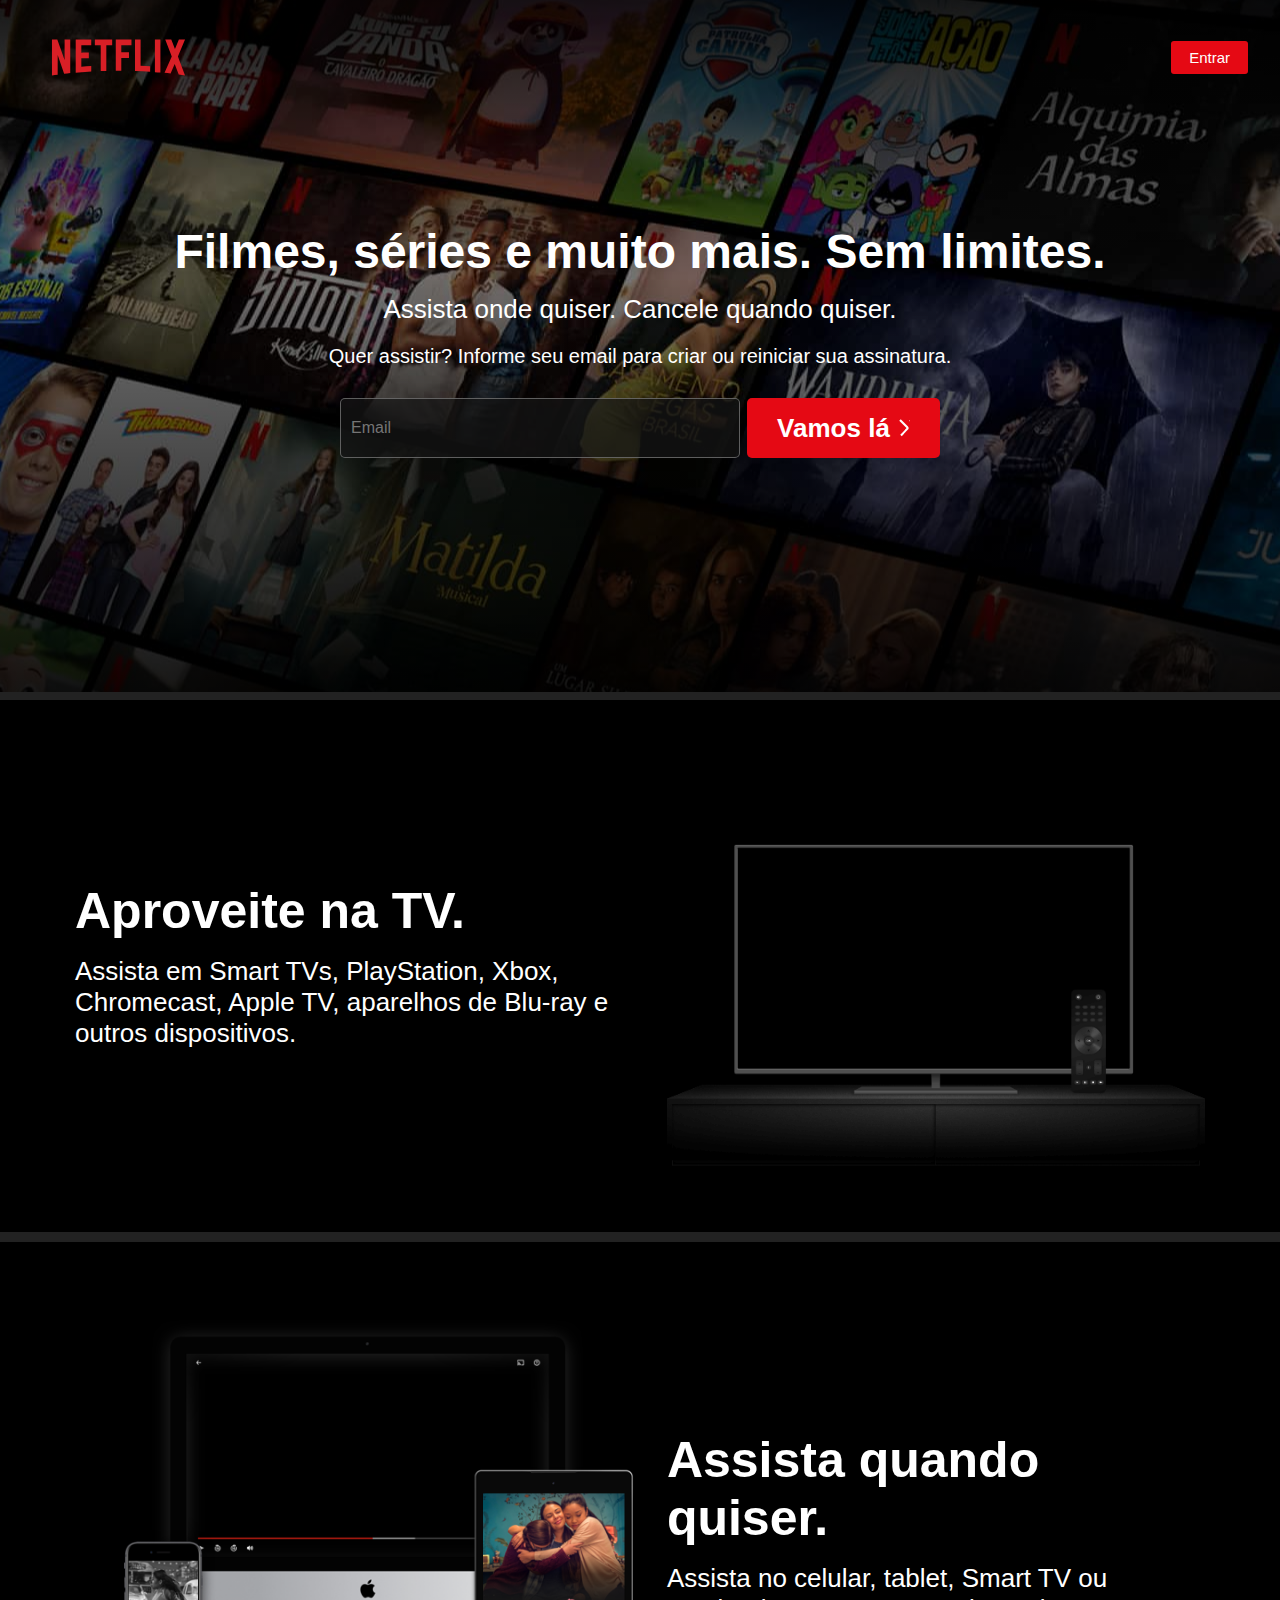
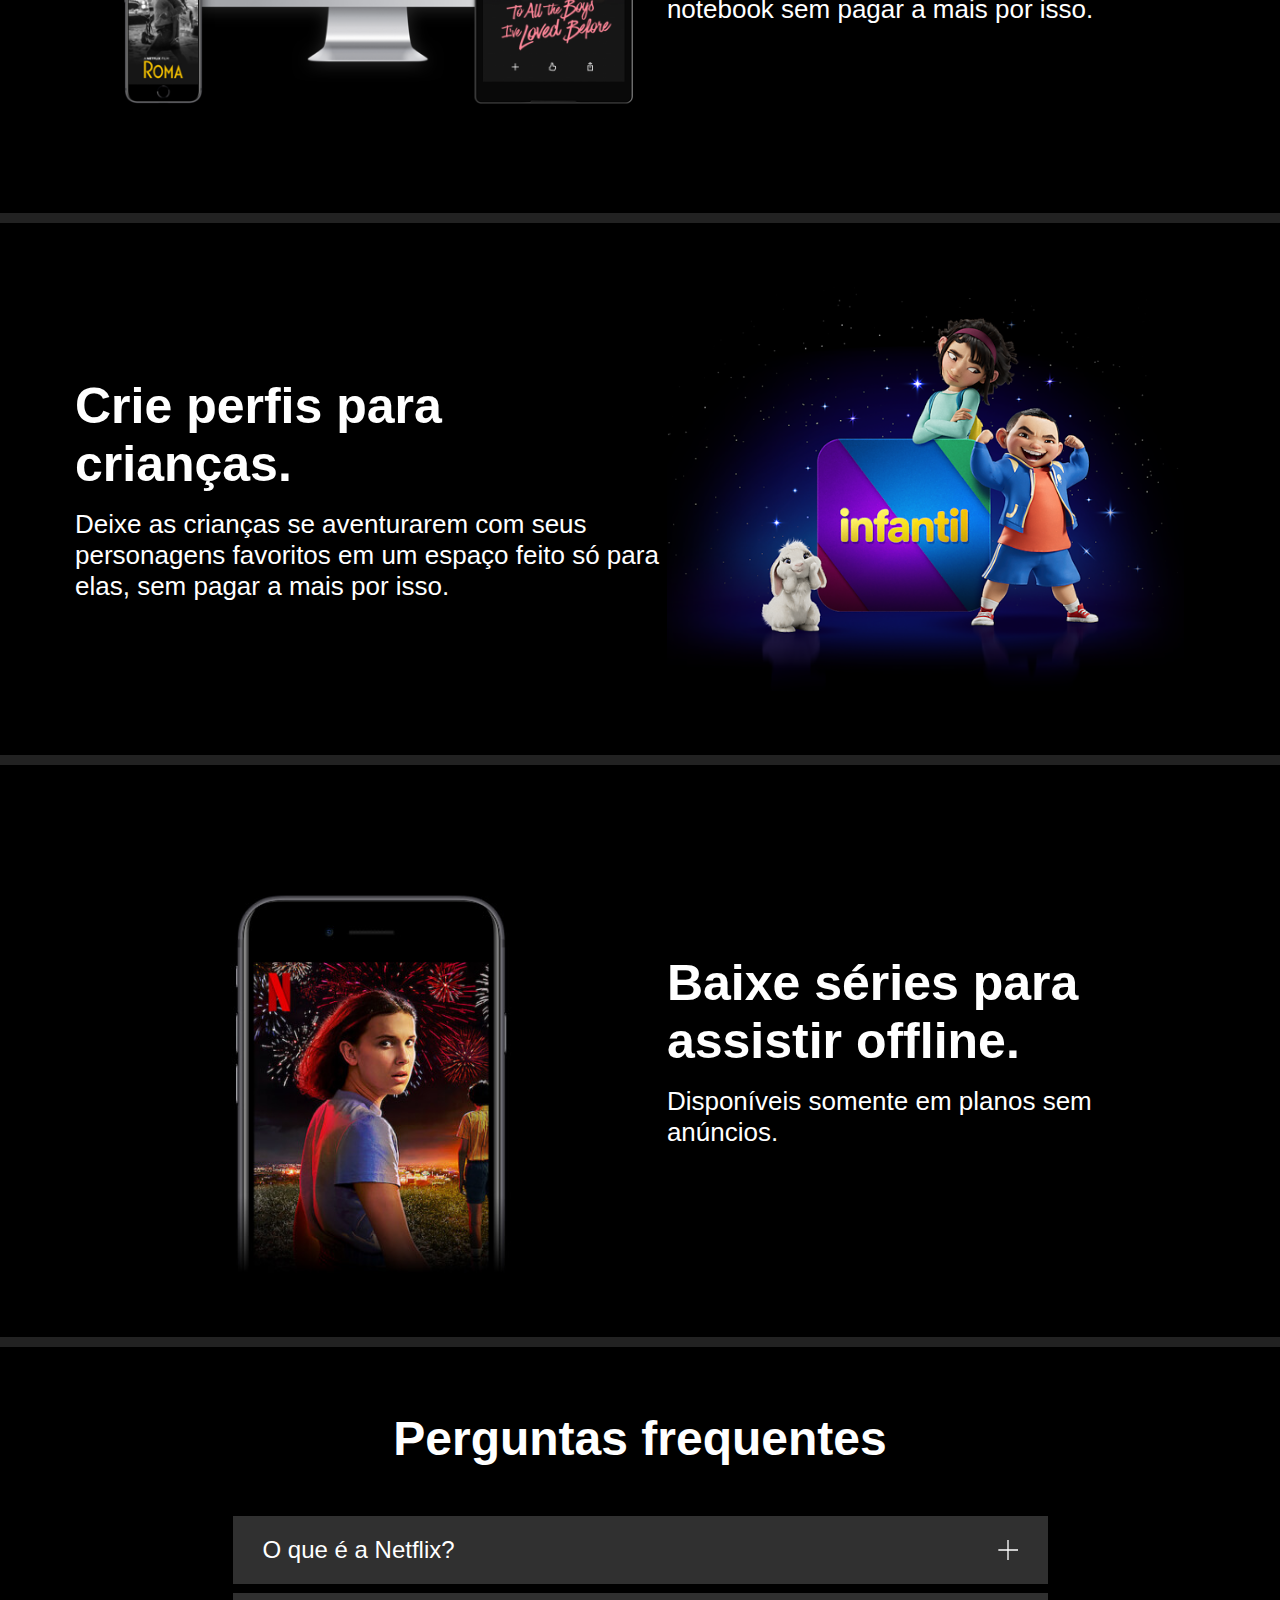
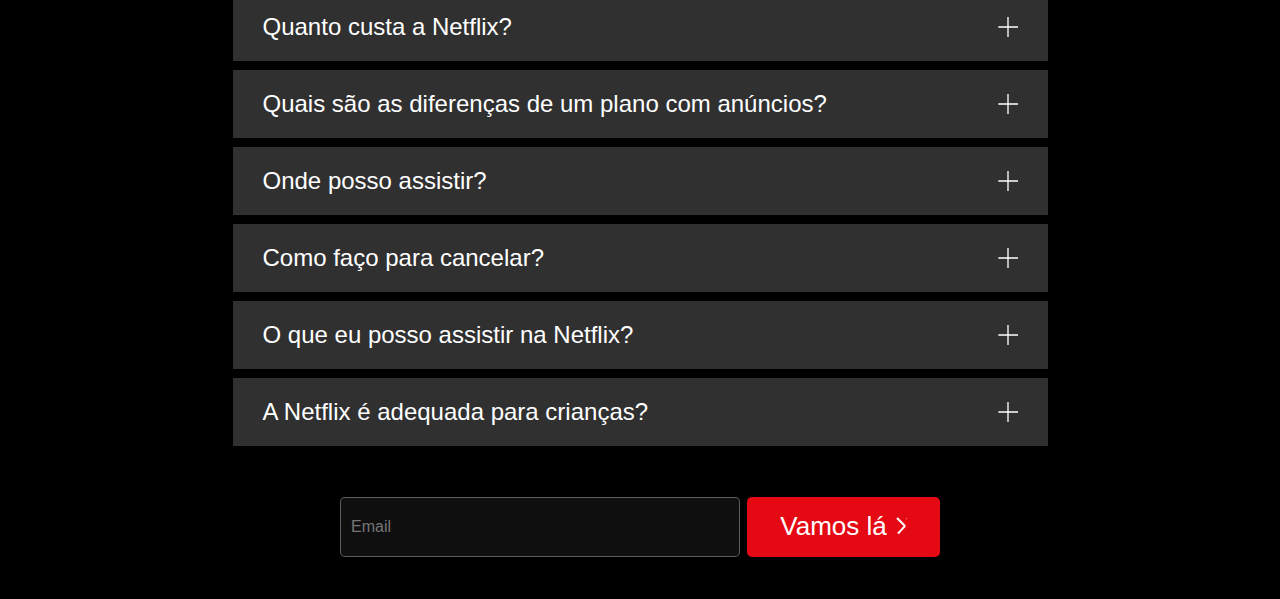
<file: Netflix/index.html>
<!DOCTYPE html>
<html lang="en">
<head>
    <meta charset="UTF-8">
    <meta name="viewport" content="width=device-width, initial-scale=1.0">
    <title>Netflix Brasil - assistir a séries online, assistir a filmes online</title>
    <link rel="stylesheet" href="./css/style.css">
</head>
<body>
    <header class="header">
        <div id="logos">
            <img style="height: 115px" src="./img/Netflix-Logo.wine.svg" alt="Netflix" draggable="false"> <!--Draggable é para não arrastar a img-->
            <a href="g">Entrar</a>
        </div>
    </header>
    <main class="main">
    <!--Tudo que estiver dentro desta div vai ficar igual um bloco-->    
    <div class="main-child">
        
        <h1>Filmes, séries e muito mais. Sem limites.</h1>
        <span>Assista onde quiser. Cancele quando quiser.</span>
        <p>Quer assistir? Informe seu email para criar ou reiniciar sua assinatura.</p>
        <!--Formulário-->
        <form class="form-cta">
            <input type="text" placeholder="Email">
            <button><b>Vamos lá</b></button>
        </form>
    </div>
        <div class="gradient"></div>
    </main>
    <section class="section">
        <div class="container">
            <div class="grid">
                <div>
                    <h1>Aproveite na TV.</h1>
                    <p>Assista em Smart TVs, PlayStation, Xbox, Chromecast, Apple TV, aparelhos de Blu-ray e outros dispositivos.</p>     
                </div>
                <div class="img-tv">
                    <img src="./img/tv.png" alt="TV">   
                    <video class="video-tv" autoplay playsinline muted loop>
                        <source src="https://assets.nflxext.com/ffe/siteui/acquisition/ourStory/fuji/desktop/video-tv-0819.m4v">
                    </video> 
                </div>
            </div>
        </div>
    </section>
    <section class="device section">
        <div class="container">
            <div class="grid">
                <div class="img-tv">
                    <img src="./img/3ap.png" alt="img">
                    <video class="video-2" autoplay playsinline muted loop>
                        <source src="https://assets.nflxext.com/ffe/siteui/acquisition/ourStory/fuji/desktop/video-devices.m4v">
                    </video>                        
                </div>
                <div> 
                    <h1>Assista quando quiser.</h1>
                    <p>Assista no celular, tablet, Smart TV ou notebook sem pagar a mais por isso.</p>                  
                </div>
            </div>
        </div>
    </section>
    <section class="inf section">
        <div class="container">
            <div class="grid">
                <div>
                    <h1>Crie perfis para crianças.</h1>
                    <p>Deixe as crianças se aventurarem com seus personagens favoritos em um espaço feito só para elas, sem pagar a mais por isso.</p>     
                </div>
                <div class="img-tv">
                    <img src="./img/inf.png" alt="TV">   
                </div>
            </div>
        </div>
    </section>
    <section class="section el">
        <div class="container">
            <div class="grid">
                <div class="img-el">
                    <img src="./img/eleven.jpg" alt="Eleven">                        
                </div>
                <div>
                    <h1>Baixe séries para assistir offline.</h1>
                    <p>Disponíveis somente em planos sem anúncios.</p>                  
                </div>
            </div>
        </div>
    </section>
    <footer class="footer"> 
        <section class="faq">
            <h1>Perguntas frequentes</h1>
            <dl class="faq-list"> 
                <dt class="faq-question">
                    O que é a Netflix?
                    <span class="icon">
                        <img src="./img/more.svg" alt="more" data-id="one" onclick="showMore(event)">
                    </span>
                </dt>
                <dd class="faq-answer" data-id="one">
                    <div>A Netflix é um serviço de streaming que oferece uma ampla variedade de séries, filmes e documentários premiados em milhares de aparelhos conectados à internet.
                        
                        <br>Você pode assistir a quantos filmes e séries quiser, quando e onde quiser – tudo por um preço mensal acessível. Aqui você sempre encontra novidades. A cada semana, adicionamos novas séries e filmes.<br></div>
                </dd>
                <dt class="faq-question">
                    Quanto custa a Netflix?
                    <span class="icon">
                        <img src="./img/more.svg" alt="more" data-id="two" onclick="showMore(event)">
                    </span>
                </dt>
                <dd class="faq-answer" data-id="two">
                    <div>Assista à Netflix no seu celular, tablet, Smart TV, notebook ou aparelho de streaming por uma taxa mensal única. Os planos variam de R$18,90 a R$55,90 por mês. Sem contrato nem taxas extras.</div>
                </dd>
                <dt class="faq-question">
                    Quais são as diferenças de um plano com anúncios?
                    <span class="icon">
                        <img src="./img/more.svg" alt="more" data-id="three" onclick="showMore(event)">
                    </span>
                </dt>
                <dd class="faq-answer" data-id="three">
                    <div>Um plano com anúncios é uma excelente maneira de assistir a séries e filmes por um preço mais baixo. Você pode assistir ao seu conteúdo favorito com intervalos limitados para anúncios (sujeito a restrições de localização e aparelho). Este plano não permite fazer downloads e não inclui algumas séries e filmes com restrições de licenciamento. Saiba mais.</div>
                </dd>
                <dt class="faq-question">
                    Onde posso assistir?
                    <span class="icon">
                        <img src="./img/more.svg" alt="more" data-id="four" onclick="showMore(event)">
                    </span>
                </dt>
                <dd class="faq-answer" data-id="four">
                    <div>Assista onde quiser, quando quiser. Faça login com sua conta Netflix em netflix.com para começar a assistir no computador ou em qualquer aparelho conectado à Internet compatível com o aplicativo Netflix, como Smart TVs, smartphones, tablets, aparelhos de streaming e videogames.<br>

                        <br>Você também pode baixar a sua série favorita com o aplicativo Netflix para iOS, Android ou Windows 10. Use downloads para levar a Netflix para onde quiser sem precisar de conexão com a Internet. Leve a Netflix com você para qualquer lugar..</div>
                </dd>
                <dt class="faq-question">
                    Como faço para cancelar?
                    <span class="icon">
                        <img src="./img/more.svg" alt="more" data-id="five" onclick="showMore(event)">
                    </span>
                </dt>
                <dd class="faq-answer" data-id="five">
                    <div>A Netflix é flexível. Não há contratos nem compromissos. Você pode cancelar a sua conta na internet com apenas dois cliques. Não há taxa de cancelamento – você pode começar ou encerrar a sua assinatura a qualquer momento..</div>
                </dd>
                <dt class="faq-question">
                    O que eu posso assistir na Netflix?
                    <span class="icon">
                        <img src="./img/more.svg" alt="more" data-id="six" onclick="showMore(event)">
                    </span>

                </dt>
                <dd class="faq-answer" data-id="six">
                    <div>A Netflix tem um grande catálogo de filmes, documentários, séries, originais Netflix premiados e muito mais. Assista o quanto quiser, quando quiser.</div>
                </dd>
                <dt class="faq-question">
                    A Netflix é adequada para crianças?
                    <span class="icon">
                        <img src="./img/more.svg" alt="more" data-id="seven" onclick="showMore(event)">
                    </span>
                </dt>
                <dd class="faq-answer" data-id="seven">
                    <div>A experiência infantil da Netflix faz parte da sua assinatura para que as crianças se divirtam em seu próprio espaço com séries e filmes familiares sob a supervisão dos responsáveis.<br>

                        O recurso de controle parental, incluso nos perfis para crianças e protegido por PIN, permite restringir a classificação etária do conteúdo que as crianças podem ver e bloquear títulos específicos que você não quer que elas assistam.</div>
                </dd>
            </dl>     
        </section>
        <form class="form-cta">
            <input type="text" placeholder="Email">
            <button>Vamos lá</button>
        </form>
    </footer>
    <script src="js/script.js"></script>
</body>
</html>
</file>
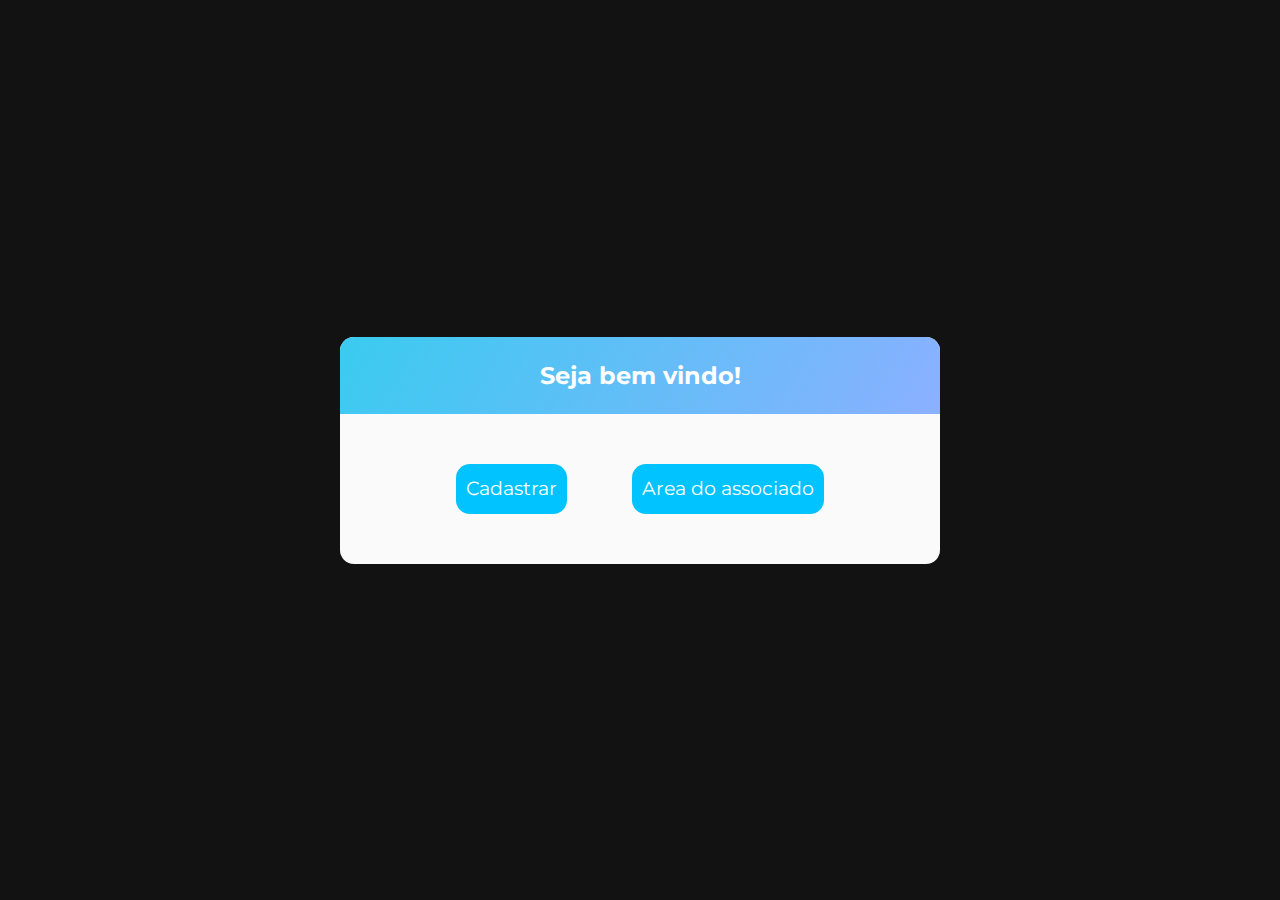
<file: formulario novo/home.html>
<!DOCTYPE html>
<html lang="en">
<head>
    <meta charset="UTF-8">
    <meta name="viewport" content="width=device-width, initial-scale=1.0">
    <link rel="stylesheet" href="./style/style.css">
    <title>Home</title>
</head>
<body>
    <div class="container">
        <div class="header">
            <h2>Seja bem vindo!</h2>
        </div>
        
        <div class="button">
            <button><a href="./views/beneficiario.html">Cadastrar</a></button>
            <button>Area do associado</button>
        </div>
        
    </div>
    
</body>
</html>
</file>
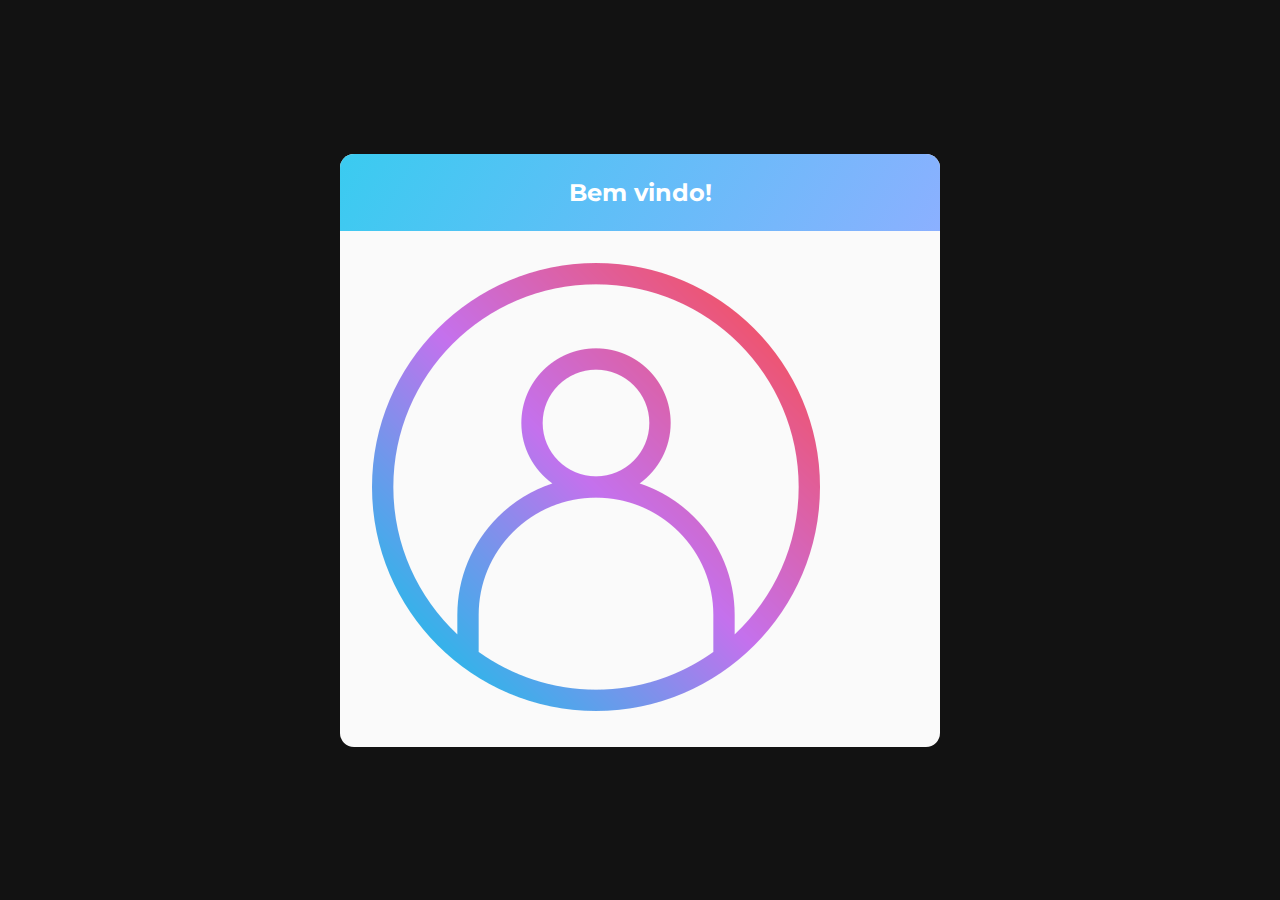
<file: formulario novo/views/areaBeneficiario.html>
<!DOCTYPE html>
<html lang="pt-br">
<head>
    <meta charset="UTF-8">
    <meta name="viewport" content="width=device-width, initial-scale=1.0">
    <link rel="stylesheet" href="../style/cars.css">
    <script src="https://code.jquery.com/jquery-3.7.1.min.js" integrity="sha256-/JqT3SQfawRcv/BIHPThkBvs0OEvtFFmqPF/lYI/Cxo=" crossorigin="anonymous"></script>
    <title>Cadastro de veiculo</title>
</head>
<body>
    <div class="container">
        <section class="header">
            <h2>Bem vindo!</h2>
        </section>
        <div class="" id="input">
            <img src="../assets/perfil-de-usuario.png" alt="">
        </div>

        <!-- <form id="form" class="form">
            <span class="error-message"></span>
            <div class="form-content">
                <label for="placa">Placa</label>
                <input type="text" id="placa" name="placa" placeholder="Digite o placa">                
            </div>

            <div class="form-content">
                <label for="chassi">Chassi</label>
                <input type="text" id="chassi" name="chassi" placeholder="Digite o chassi">
            </div>

            <span id="message"></span>
            <div class="form-content">
                <label for="modelo">Modelo</label>
                <input type="text" id="modelo" name="modelo" placeholder="Digite o modelo">
            </div>

            <div class="form-content">
                <label for="montadora">Montadora</label>
                <input type="text" id="montadora" name="montadora" placeholder="Digite a montadora">
            </div>

            <div class="form-content">
                <label for="situacao">Situação</label>
                <input type="text" id="situacao" name="situacao" placeholder="Escolha a situação">
            </div> -->
            
            <!-- <button type="button" id="submit-btn">Cadastrar</button> -->
            <!-- <button id="btnCadastro" type="">Cadastrar</button> -->

        </form>
        <div id="result"></div>
    </div>
    <script src="../js/cars.js"></script>
    
</body>
</html>
</file>
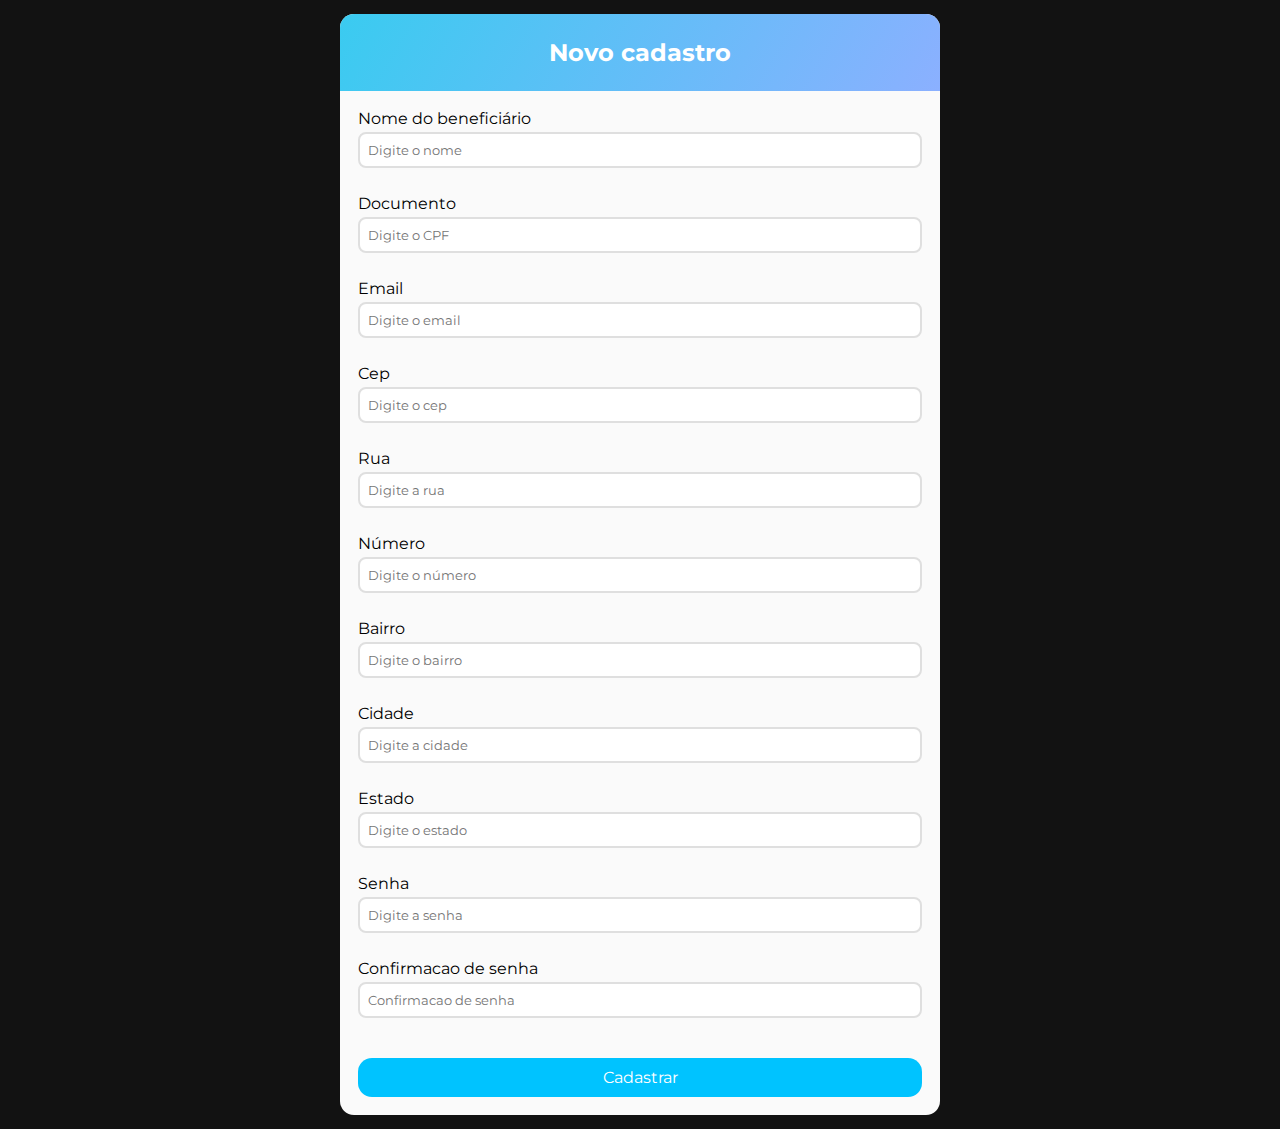
<file: formulario novo/views/beneficiario.html>
<!DOCTYPE html>
<html lang="pt-br">
<head>
    <meta charset="UTF-8">
    <meta name="viewport" content="width=device-width, initial-scale=1.0">
    <link rel="stylesheet" href="../style/beneficiario.css">
    <script src="https://code.jquery.com/jquery-3.7.1.min.js" integrity="sha256-/JqT3SQfawRcv/BIHPThkBvs0OEvtFFmqPF/lYI/Cxo=" crossorigin="anonymous"></script>
    <title>Cadastro de beneficiario</title>
</head>
<body>
    <div class="container">
        <section class="header">
            <h2>Novo cadastro</h2>
        </section>

        <form id="form" class="form">
            <span class="error-message"></span>
            <div class="form-content">
                <label for="nome">Nome do beneficiário</label>
                <input type="text" id="nome" name="nome" placeholder="Digite o nome">
                <!-- <span class="error-message"></span> -->
            </div>

            <div class="form-content">
                <label for="documento">Documento</label>
                <input type="text" id="documento" name="documento" placeholder="Digite o CPF">
            </div>

            <!-- <span id="message"></span> -->
            <div class="form-content">
                <label for="email">Email</label>
                <input type="email" id="email" name="email" placeholder="Digite o email">
    
            </div>

            <div class="form-content">
                <label for="cep">Cep</label>
                <input type="cep" id="cep" name="cep" placeholder="Digite o cep">
            </div>

            <div class="form-content">
                <label for="rua">Rua</label>
                <input type="text" id="rua" name="rua" placeholder="Digite a rua">
            </div>

            <div class="form-content">
                <label for="numero">Número</label>
                <input type="number" id="numero" name="numero" placeholder="Digite o número">
        
            </div>

            <div class="form-content">
                <label for="bairro">Bairro</label>
                <input type="text" id="bairro" name="bairro" placeholder="Digite o bairro">
        
            </div>

            <div class="form-content">
                <label for="cidade">Cidade</label>
                <input type="text" id="cidade" name="cidade" placeholder="Digite a cidade">
        
            </div>
            
            <div class="form-content">
                <label for="estado">Estado</label>
                <input type="text" id="estado" name="estado" placeholder="Digite o estado">
        
            </div>

            <div class="form-content">
                <label for="senha">Senha</label>
                <input type="password" id="senha" name="senha" placeholder="Digite a senha">
            </div>

            <div class="form-content">
                <label for="senhaconfirmacao">Confirmacao de senha</label>
                <input type="password" id="senhaconfirmacao" name="senhaconfirmacao" placeholder="Confirmacao de senha">

            </div>
            <!-- <button type="button" id="submit-btn">Cadastrar</button> -->
            <!-- <button type="submit">Cadastrar</button> -->
            <button id="btnCadastro" type="">Cadastrar</button>

        </form>
    </div>
    <script src="../js/beneficiario.js"></script>
    
</body>
</html>
</file>
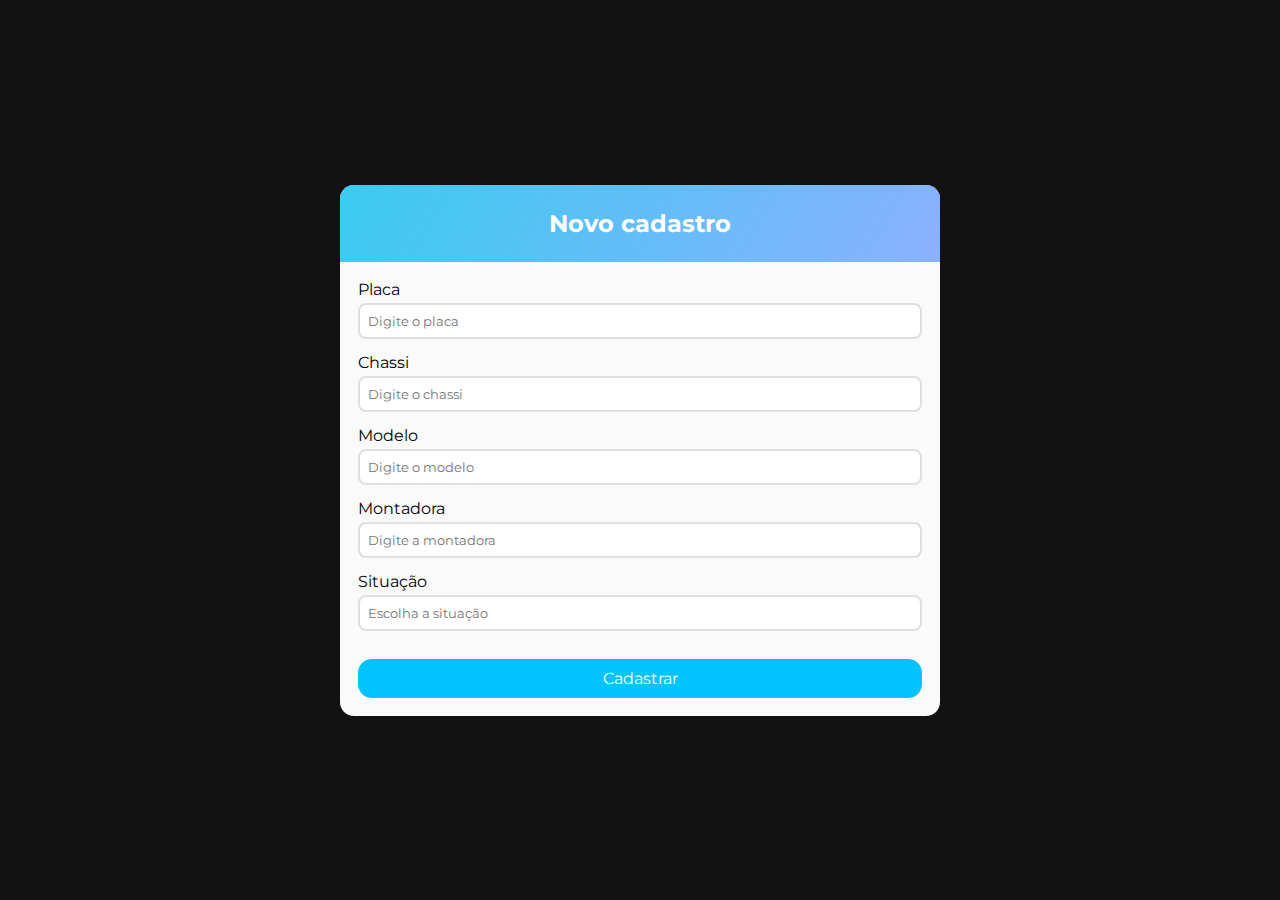
<file: formulario novo/views/cars.html>
<!DOCTYPE html>
<html lang="pt-br">
<head>
    <meta charset="UTF-8">
    <meta name="viewport" content="width=device-width, initial-scale=1.0">
    <link rel="stylesheet" href="../style/cars.css">
    <script src="https://code.jquery.com/jquery-3.7.1.min.js" integrity="sha256-/JqT3SQfawRcv/BIHPThkBvs0OEvtFFmqPF/lYI/Cxo=" crossorigin="anonymous"></script>
    <title>Cadastro de veiculo</title>
</head>
<body>
    <div class="container">
        <section class="header">
            <h2>Novo cadastro</h2>
        </section>

        <form id="form" class="form">
            <span class="error-message"></span>
            <div class="form-content">
                <label for="placa">Placa</label>
                <input type="text" id="placa" name="placa" placeholder="Digite o placa">                
            </div>

            <div class="form-content">
                <label for="chassi">Chassi</label>
                <input type="text" id="chassi" name="chassi" placeholder="Digite o chassi">
            </div>

            <span id="message"></span>
            <div class="form-content">
                <label for="modelo">Modelo</label>
                <input type="text" id="modelo" name="modelo" placeholder="Digite o modelo">
            </div>

            <div class="form-content">
                <label for="montadora">Montadora</label>
                <input type="text" id="montadora" name="montadora" placeholder="Digite a montadora">
            </div>

            <div class="form-content">
                <label for="situacao">Situação</label>
                <input type="text" id="situacao" name="situacao" placeholder="Escolha a situação">
            </div>
            
            <!-- <button type="button" id="submit-btn">Cadastrar</button> -->
            <button id="btnCadastro" type="">Cadastrar</button>

        </form>
        <div id="result"></div>
    </div>
    <script src="../js/cars.js"></script>
    
</body>
</html>
</file>
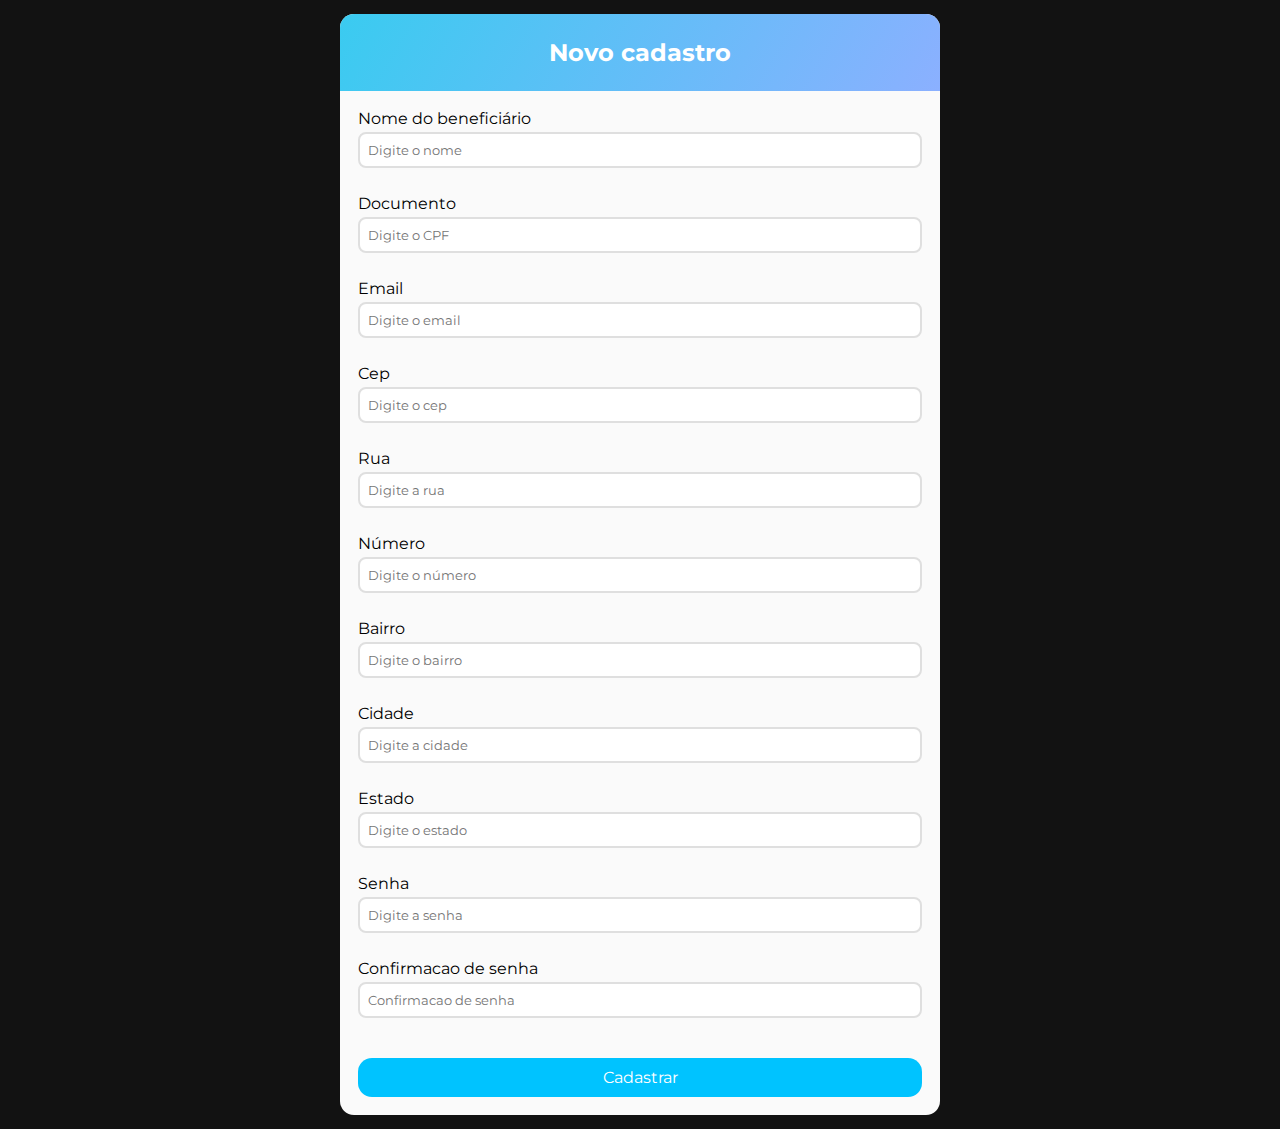
<file: formulario/views/beneficiario.html>
<!DOCTYPE html>
<html lang="pt-br">
<head>
    <meta charset="UTF-8">
    <meta name="viewport" content="width=device-width, initial-scale=1.0">
    <link rel="stylesheet" href="../style/beneficiario.css">
    <script src="https://code.jquery.com/jquery-3.7.1.min.js" integrity="sha256-/JqT3SQfawRcv/BIHPThkBvs0OEvtFFmqPF/lYI/Cxo=" crossorigin="anonymous"></script>
    <title>Cadastro de beneficiario</title>
</head>
<body>
    <div class="container">
        <section class="header">
            <h2>Novo cadastro</h2>
        </section>

        <form id="form" class="form">
            <span class="error-message"></span>
            <div class="form-content">
                <label for="nome">Nome do beneficiário</label>
                <input type="text" id="nome" name="nome" placeholder="Digite o nome">
                <span class="error-message"></span>
            </div>

            <div class="form-content">
                <label for="cpf">Documento</label>
                <input type="text" id="cpf" name="cpf" placeholder="Digite o CPF">
            </div>

            <!-- <span id="message"></span> -->
            <div class="form-content">
                <label for="email">Email</label>
                <input type="email" id="email" name="email" placeholder="Digite o email">
    
            </div>

            <div class="form-content">
                <label for="cep">Cep</label>
                <input type="cep" id="cep" name="cep" placeholder="Digite o cep">
            </div>

            <div class="form-content">
                <label for="rua">Rua</label>
                <input type="text" id="rua" name="rua" placeholder="Digite a rua">
            </div>

            <div class="form-content">
                <label for="numero">Número</label>
                <input type="number" id="numero" name="numero" placeholder="Digite o número">
        
            </div>

            <div class="form-content">
                <label for="bairro">Bairro</label>
                <input type="text" id="bairro" name="bairro" placeholder="Digite o bairro">
        
            </div>

            <div class="form-content">
                <label for="cidade">Cidade</label>
                <input type="text" id="cidade" name="cidade" placeholder="Digite a cidade">
        
            </div>
            
            <div class="form-content">
                <label for="estado">Estado</label>
                <input type="text" id="estado" name="estado" placeholder="Digite o estado">
        
            </div>

            <div class="form-content">
                <label for="senha">Senha</label>
                <input type="password" id="senha" name="senha" placeholder="Digite a senha">
            </div>

            <div class="form-content">
                <label for="senhaconfirmacao">Confirmacao de senha</label>
                <input type="password" id="senhaconfirmacao" name="senhaconfirmacao" placeholder="Confirmacao de senha">

            </div>
            <!-- <button type="button" id="submit-btn">Cadastrar</button> -->
            <!-- <button type="submit">Cadastrar</button> -->
            <button id="btnCadastro" type="">Cadastrar</button>

        </form>
    </div>
    <script src="../js/script_beneficiario.js"></script>
    
</body>
</html>
</file>
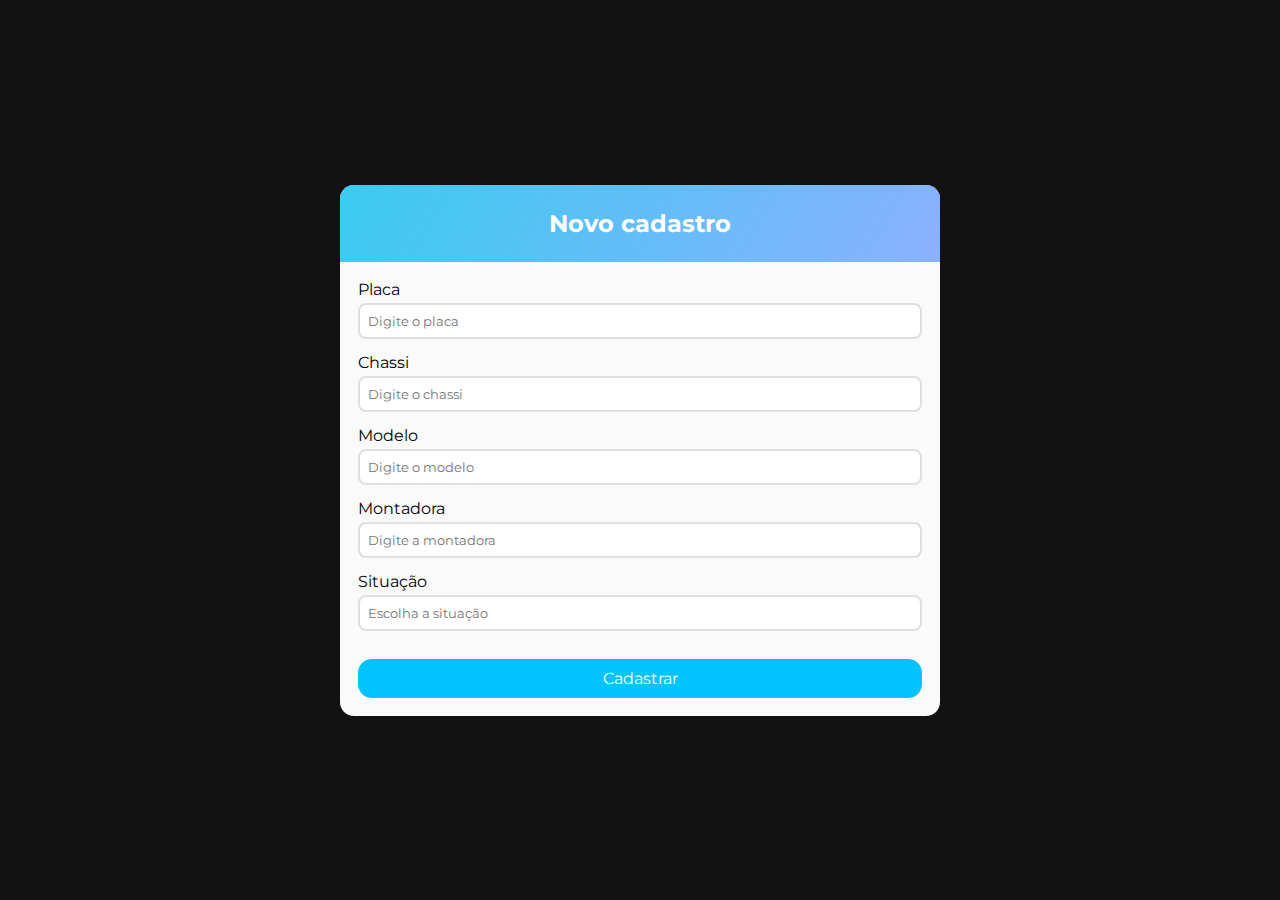
<file: formulario/views/cars.html>
<!DOCTYPE html>
<html lang="pt-br">
<head>
    <meta charset="UTF-8">
    <meta name="viewport" content="width=device-width, initial-scale=1.0">
    <link rel="stylesheet" href="../style/cars.css">
    <script src="https://code.jquery.com/jquery-3.7.1.min.js" integrity="sha256-/JqT3SQfawRcv/BIHPThkBvs0OEvtFFmqPF/lYI/Cxo=" crossorigin="anonymous"></script>
    <title>Cadastro de veiculo</title>
</head>
<body>
    <div class="container">
        <section class="header">
            <h2>Novo cadastro</h2>
        </section>

        <form id="form" class="form">
            <span class="error-message"></span>
            <div class="form-content">
                <label for="placa">Placa</label>
                <input type="text" id="placa" name="placa" placeholder="Digite o placa">                
            </div>

            <div class="form-content">
                <label for="chassi">Chassi</label>
                <input type="text" id="chassi" name="chassi" placeholder="Digite o chassi">
            </div>

            <span id="message"></span>
            <div class="form-content">
                <label for="modelo">Modelo</label>
                <input type="text" id="modelo" name="modelo" placeholder="Digite o modelo">
            </div>

            <div class="form-content">
                <label for="montadora">Montadora</label>
                <input type="text" id="montadora" name="montadora" placeholder="Digite a montadora">
            </div>

            <div class="form-content">
                <label for="situacao">Situação</label>
                <input type="text" id="situacao" name="situacao" placeholder="Escolha a situação">
            </div>
            
            <!-- <button type="button" id="submit-btn">Cadastrar</button> -->
            <button id="btnCadastro" type="">Cadastrar</button>

        </form>
    </div>
    <script src="../js/script_cars_copy.js"></script>
    
</body>
</html>
</file>
<file: Netflix/css/style.css>
*{
    margin: 0;
    padding: 0;
}

body{
    font-family: sans-serif;
    color: white;
}

img{
    display: block;
    max-width: 100%;
}

.container{
    max-width: 1130px;
    margin: 0 auto;
}

#logos {
    display: flex;
    align-items: center;
    justify-content: space-between;
    margin: 0 2rem;
}

.header{
    position: absolute;
    z-index: 100;
    width: 100%;
    
}

.header a{
    background: #e50914;
    color: white;
    font-size: 15px;
    padding: 8px 18px;
    text-decoration: none;
    border-radius: 3px;
   
}

.main{
    height: 692px; /*tamanho da img*/
    background: url('../img/background.jpg') center;
    display:flex;
    align-items: center;
    justify-content: center;
    text-align: center;
    position: relative;
}

.main-child{
    z-index:10;
}

.main h1{
    font-size: 48px; /*tam do texto*/
    max-width: 1200px; /*largura do texto*/
    margin-bottom: 15px;
    text-align: center;
}

.main span{
    font-size: 26px;
}

.main p{
    font-size: 20px;
    margin: 20px;
}

.form-cta{ 
    display: grid;
    justify-content: center;
    grid-template-columns: 400px 200px;
    margin-top: 30px;
    margin-bottom: 10px;
    
    
}

.form-cta input{
    padding: 20px 10px;
    font-size: 16px;
    font-family: sans-serif;
    border-width: 1px;
    border-color: rgba(128, 128, 128, 0.7);
    border-style: solid;
    border-radius: 5px;
    background: rgba(22, 22, 22, 0.7);
    
}

.form-cta button{
    background: #e50914;
    margin-left: 7px;
    outline: none;
    border: none;
    border-radius: 5px;
    color: white;
    font-size: 1.625rem;
    overflow: visible;
    cursor: pointer; 
}

.form-cta button::after{
    content: ' ';
    display: inline-block;
    width: 11px;
    height: 18px;
    background: url("../img/Vector\ 3.png");
    margin-left: 9px;
}
.gradient{
    background: rgba(0, 0, 0, 0.4);
    background-image: linear-gradient(0deg,rgba(0,0,0,.8) 0,transparent 60%,rgba(0,0,0,.8));
    position: absolute;
    top: 0;
    left: 0;
    right: 0;
    bottom: 0;
}

.section{
    background: black;
    padding: 4rem 0;
    border-top: 8px solid #222;
    border-bottom: 2px solid #222;
}

.section h1{
    font-size: 50px;
    margin-bottom: 16px;
}

.section p{
    font-size: 26px;
}

.grid{
    display: grid;
    grid-template-columns: 1.1fr 1fr;
    align-items: center;
}

.img-tv{
    position: relative;
}

.img-tv img{
    position: relative;
    z-index: 1;
}

.video-tv{
    position: absolute;
    width: 400px;
    top: 80px;
    left: 70px;
}

.device .video-2{
    position: absolute;
    width: 370px;
    top: 50px;
    left: 110px;   
}
/*FAQ*/
.faq{
    width: 100%;
}

.faq h1{
    text-align: center;
    font-size: 48px;
}
.faq-list{
    
    margin: 50px auto;
    max-width: 815px;
    font-size: 26px;
}
.faq-question, .faq-answer{
    background: #303030;
}

.faq-question{
    padding: 20px 30px;
    display: flex;
    font-size: 24px;
    justify-content: space-between;
    align-items: center;
    cursor: pointer;
    margin-top: 8px;
    margin-bottom: 1px;
}

.faq-question span img {
    display: block;
    width: 20px;
    height: 20px;
    transform: rotate(90deg);
}

.faq-question.active::after{
    transform: rotate(0deg);
}

.faq-answer {
    height: 0;
    overflow: hidden;
    transition: height 0.25s cubic-bezier(0.5, 0, 0.1, 1);
}

.faq-answer.open {
    height: auto;
}

.faq-answer > div{
    padding: 30px;
}

.faq-answer.active{
    max-height: 1200px;
}

/*FOOTER*/
.footer .form-cta{
    margin-top: 50px;
}

.footer{
    padding: 4rem 0 2rem 0;
    border-top: 8px solid #222;
    background: black;
}

/*Responsivo*/
@media (max-width: 800px){
    .header{
        padding: 0 15px;
    }

    .header{
        max-width: 90px;
    }
    .header a{
        font-size: 14px;
        padding: 4px 8px;
    }

    .main{
      height: 500px;  
    }

    .main h1{
        font-size: 28px;
    } 

    .main span, .main p{
        width: 80vw;
    }

    .main span{
        margin-top: 16px;
        font-size: 18px;
    }

    .main p{
        margin-top: 10px;
    }

    .form-cta{
        width: 100%;
        grid-template-columns: 1fr;
        gap: 10px;
        margin-top: 10px;
        max-width: 80vw;
    }

    .form-cta input{
        font-size: 16px;
        padding: 13px;
    }

    .form-cta button{
        font-size: 16px;
        justify-self: center;
        padding: 4px 16px 8px 16px;
        border-radius: 2px;
    }
    .form-cta button::after{
        margin-left: 5px;
        background-repeat: no-repeat;
        background-position: bottom center;
        background-size: 6px 12px;
    }

    section h1, .section p{
        text-align: center;
    }

    section h1{
        font-size: 26px;
    }

    .section p{
        font-size: 18px;
    }

    .grid{
        grid-template-columns: 1fr;
    }

    .faq-list{
        margin-top: 22px;
    }

    .faq-question, .faq-answer{
        font-size: 18px;
    }

    .faq-question{
        padding: 16px 22px;
    }

    .faq-question::after{
        background-size: 15px;
    }
    .faq-answer > div{
        padding: 21px;
    }
}
</file>
<file: formulario novo/style/style.css>
@import url('https://fonts.googleapis.com/css2?family=Montserrat:ital,wght@0,100..900;1,100..900&display=swap');
@import url('https://fonts.googleapis.com/css2?family=Krona+One&family=Montserrat:wght@400;600&display=swap');
@import url('https://fonts.googleapis.com/css2?family=Poppins:ital,wght@0,100;0,200;0,300;0,400;0,500;0,600;0,700;0,800;0,900;1,100;1,200;1,300;1,400;1,500;1,600;1,700;1,800;1,900&display=swap');
@import url('https://fonts.googleapis.com/css2?family=Poppins:ital,wght@0,100;0,200;0,300;0,400;0,500;0,600;0,700;0,800;0,900;1,100;1,200;1,300;1,400;1,500;1,600;1,700;1,800;1,900&family=Roboto:ital,wght@0,100;0,300;0,400;0,500;0,700;0,900;1,100;1,300;1,400;1,500;1,700;1,900&display=swap');

:root{
    --color-orange: #FF7426;
    --color-white: #F6F6F6;
    --color-black: #000000;
    --color-hover: #272727;

    --font-Krona:'Krona One', sans-serif;
    --font-Montserrat: 'Montserrat', sans-serif;
    --font-Poppins: "Poppins", sans-serif;
    --font-Roboto: "Roboto", sans-serif;
}

*{
    box-sizing: border-box;
    margin: 0;
    padding: 0;
    font-family: var(--font-Montserrat);
}

body{
    background-color: #121212;
    width: 100%;
    min-height: 100vh;
    display: flex;
    justify-content: center;
    align-items: center;
}

.container{
    background-color: #fafafa;
    border-radius: 14px;
    margin: 14px;
    max-width: 600px;
    width: 100%; /*definir o tamanho de 600px mas ele pode ir apenas a 100% disso para ser responsivo*/
    box-sizing: 0 3px 5px rgba(0,0,0, 0.5);
    overflow: hidden;
}

.header{
    background: linear-gradient(120deg, #3acbf0 0%, #8bb0ff 100%);
    padding: 24px;
    text-align: center;
    color: #FFF;
}

.form{
    padding: 18px;
}

.form-content{
    margin-bottom: 8px;
    padding-bottom: 18px;
    position: relative;
}

.form-content label{ 
    display: inline-block;
    margin-bottom: 4px;
}

.form-content input {
    display: block;
    width: 100%;
    border-radius: 8px;
    padding: 8px;
    border: 2px solid #dfdfdf;
}

.form a{
    position: absolute;
    bottom: -8px;
    left: 0;
    visibility: hidden;
}

.form button {
    background-color: #00c3ff;
    color: #FFF;
    width: 100%;
    border-radius: 14px;
    padding: 10px;
    border: 0;
    font-size: 16px;
    cursor: pointer;
    margin-top: 14px;
}

.form-content.error input {
    border-color: #ff3b25;
}

.form-content.error a {
    color: #ff3b25;
    visibility: visible;
}

.title {
    text-align: center;

}

.button {
    display: flex;
    justify-content: space-evenly;
    max-width: 500px;
    width: 100%;
    height: 50px;
    margin: 50px;
}

.button button {
    background-color: #00c3ff;
    color: #FFF;
    font-size: 19px;
    border-radius: 14px;
    border: 0;
    padding: 10px;
    cursor: pointer;
}
.button a {
    text-decoration: none;
    color: #FFF;
}
</file>
<file: formulario novo/style/cars.css>
@import url('https://fonts.googleapis.com/css2?family=Montserrat:ital,wght@0,100..900;1,100..900&display=swap');
@import url('https://fonts.googleapis.com/css2?family=Krona+One&family=Montserrat:wght@400;600&display=swap');
@import url('https://fonts.googleapis.com/css2?family=Poppins:ital,wght@0,100;0,200;0,300;0,400;0,500;0,600;0,700;0,800;0,900;1,100;1,200;1,300;1,400;1,500;1,600;1,700;1,800;1,900&display=swap');
@import url('https://fonts.googleapis.com/css2?family=Poppins:ital,wght@0,100;0,200;0,300;0,400;0,500;0,600;0,700;0,800;0,900;1,100;1,200;1,300;1,400;1,500;1,600;1,700;1,800;1,900&family=Roboto:ital,wght@0,100;0,300;0,400;0,500;0,700;0,900;1,100;1,300;1,400;1,500;1,700;1,900&display=swap');

:root{
    --font-Krona:'Krona One', sans-serif;
    --font-Montserrat: 'Montserrat', sans-serif;
    --font-Poppins: "Poppins", sans-serif;
    --font-Roboto: "Roboto", sans-serif;
}

*{
    box-sizing: border-box;
    margin: 0;
    padding: 0;
    font-family: var(--font-Montserrat);
}

body{
    background-color: #121212;
    width: 100%;
    min-height: 100vh;
    display: flex;
    justify-content: center;
    align-items: center;
}

.container{
    background-color: #fafafa;
    border-radius: 14px;
    margin: 14px;
    max-width: 600px;
    width: 100%; /*definir o tamanho de 600px mas ele pode ir apenas a 100% disso para ser responsivo*/
    box-sizing: 0 3px 5px rgba(0,0,0, 0.5);
    overflow: hidden;
}

.header{
    background: linear-gradient(120deg, #3acbf0 0%, #8bb0ff 100%);
    padding: 24px;
    text-align: center;
    color: #FFF;
}

.form{
    padding: 18px;
}

.form-content{
    --margin-bottom: 8px;
    padding-bottom: 14px;
    position: relative;
}

.form-content label{ 
    display: inline-block;
    margin-bottom: 4px;
}

.form-content input {
    display: block;
    width: 100%;
    border-radius: 8px;
    padding: 8px;
    border: 2px solid #dfdfdf;
}

.form a{
    position: absolute;
    bottom: -8px;
    left: 0;
    visibility: hidden;
}

.form button {
    background-color: #00c3ff;
    color: #FFF;
    width: 100%;
    border-radius: 14px;
    padding: 10px;
    border: 0;
    font-size: 16px;
    cursor: pointer;
    margin-top: 14px;
}

.form-content.error input {
    border-color: #ff3b25;
}

/* .form-content.error a {
    color: #ff3b25;
    visibility: visible;
} */

.error-message {
    color: red;
    font-size: 0.8em;
}

.title {
    text-align: center;

}

.button {
    display: flex;
    justify-content: space-evenly;
    max-width: 500px;
    width: 100%;
    height: 50px;
    margin: 50px;
}

.button button {
    background-color: #00c3ff;
    color: #FFF;
    font-size: 19px;
    border-radius: 14px;
    border: 0;
    padding: 10px;
    cursor: pointer;
}
.button a {
    text-decoration: none;
    color: #FFF;
}
</file>
<file: formulario novo/style/beneficiario.css>
@import url('https://fonts.googleapis.com/css2?family=Montserrat:ital,wght@0,100..900;1,100..900&display=swap');
@import url('https://fonts.googleapis.com/css2?family=Krona+One&family=Montserrat:wght@400;600&display=swap');
@import url('https://fonts.googleapis.com/css2?family=Poppins:ital,wght@0,100;0,200;0,300;0,400;0,500;0,600;0,700;0,800;0,900;1,100;1,200;1,300;1,400;1,500;1,600;1,700;1,800;1,900&display=swap');
@import url('https://fonts.googleapis.com/css2?family=Poppins:ital,wght@0,100;0,200;0,300;0,400;0,500;0,600;0,700;0,800;0,900;1,100;1,200;1,300;1,400;1,500;1,600;1,700;1,800;1,900&family=Roboto:ital,wght@0,100;0,300;0,400;0,500;0,700;0,900;1,100;1,300;1,400;1,500;1,700;1,900&display=swap');

:root{
    --color-orange: #FF7426;
    --color-white: #F6F6F6;
    --color-black: #000000;
    --color-hover: #272727;

    --font-Krona:'Krona One', sans-serif;
    --font-Montserrat: 'Montserrat', sans-serif;
    --font-Poppins: "Poppins", sans-serif;
    --font-Roboto: "Roboto", sans-serif;
}

*{
    box-sizing: border-box;
    margin: 0;
    padding: 0;
    font-family: var(--font-Montserrat);
}

body{
    background-color: #121212;
    width: 100%;
    min-height: 100vh;
    display: flex;
    justify-content: center;
    align-items: center;
}

.container{
    background-color: #fafafa;
    border-radius: 14px;
    margin: 14px;
    max-width: 600px;
    width: 100%; /*definir o tamanho de 600px mas ele pode ir apenas a 100% disso para ser responsivo*/
    box-sizing: 0 3px 5px rgba(0,0,0, 0.5);
    overflow: hidden;
}

.header{
    background: linear-gradient(120deg, #3acbf0 0%, #8bb0ff 100%);
    padding: 24px;
    text-align: center;
    color: #FFF;
}

.form{
    padding: 18px;
}

.form-content{
    margin-bottom: 8px;
    padding-bottom: 18px;
    position: relative;
}

.form-content label{ 
    display: inline-block;
    margin-bottom: 4px;
}

.form-content input {
    display: block;
    width: 100%;
    border-radius: 8px;
    padding: 8px;
    border: 2px solid #dfdfdf;
}

.form a{
    position: absolute;
    bottom: -8px;
    left: 0;
    visibility: hidden;
}

.form button {
    background-color: #00c3ff;
    color: #FFF;
    width: 100%;
    border-radius: 14px;
    padding: 10px;
    border: 0;
    font-size: 16px;
    cursor: pointer;
    margin-top: 14px;
}

.form-content.error input {
    border-color: #ff3b25;
}

.error-message {
    color: red;
    font-size: 0.8em;
}

/* .form-content.error a {
    color: #ff3b25;
    visibility: visible;
} */

.title {
    text-align: center;

}

.button {
    display: flex;
    justify-content: space-evenly;
    max-width: 500px;
    width: 100%;
    height: 50px;
    margin: 50px;
}

.button button {
    background-color: #00c3ff;
    color: #FFF;
    font-size: 19px;
    border-radius: 14px;
    border: 0;
    padding: 10px;
    cursor: pointer;
}
.button a {
    text-decoration: none;
    color: #FFF;
}
</file>
<file: formulario/style/beneficiario.css>
@import url('https://fonts.googleapis.com/css2?family=Montserrat:ital,wght@0,100..900;1,100..900&display=swap');
@import url('https://fonts.googleapis.com/css2?family=Krona+One&family=Montserrat:wght@400;600&display=swap');
@import url('https://fonts.googleapis.com/css2?family=Poppins:ital,wght@0,100;0,200;0,300;0,400;0,500;0,600;0,700;0,800;0,900;1,100;1,200;1,300;1,400;1,500;1,600;1,700;1,800;1,900&display=swap');
@import url('https://fonts.googleapis.com/css2?family=Poppins:ital,wght@0,100;0,200;0,300;0,400;0,500;0,600;0,700;0,800;0,900;1,100;1,200;1,300;1,400;1,500;1,600;1,700;1,800;1,900&family=Roboto:ital,wght@0,100;0,300;0,400;0,500;0,700;0,900;1,100;1,300;1,400;1,500;1,700;1,900&display=swap');

:root{
    --color-orange: #FF7426;
    --color-white: #F6F6F6;
    --color-black: #000000;
    --color-hover: #272727;

    --font-Krona:'Krona One', sans-serif;
    --font-Montserrat: 'Montserrat', sans-serif;
    --font-Poppins: "Poppins", sans-serif;
    --font-Roboto: "Roboto", sans-serif;
}

*{
    box-sizing: border-box;
    margin: 0;
    padding: 0;
    font-family: var(--font-Montserrat);
}

body{
    background-color: #121212;
    width: 100%;
    min-height: 100vh;
    display: flex;
    justify-content: center;
    align-items: center;
}

.container{
    background-color: #fafafa;
    border-radius: 14px;
    margin: 14px;
    max-width: 600px;
    width: 100%; /*definir o tamanho de 600px mas ele pode ir apenas a 100% disso para ser responsivo*/
    box-sizing: 0 3px 5px rgba(0,0,0, 0.5);
    overflow: hidden;
}

.header{
    background: linear-gradient(120deg, #3acbf0 0%, #8bb0ff 100%);
    padding: 24px;
    text-align: center;
    color: #FFF;
}

.form{
    padding: 18px;
}

.form-content{
    margin-bottom: 8px;
    padding-bottom: 18px;
    position: relative;
}

.form-content label{ 
    display: inline-block;
    margin-bottom: 4px;
}

.form-content input {
    display: block;
    width: 100%;
    border-radius: 8px;
    padding: 8px;
    border: 2px solid #dfdfdf;
}

.form a{
    position: absolute;
    bottom: -8px;
    left: 0;
    visibility: hidden;
}

.form button {
    background-color: #00c3ff;
    color: #FFF;
    width: 100%;
    border-radius: 14px;
    padding: 10px;
    border: 0;
    font-size: 16px;
    cursor: pointer;
    margin-top: 14px;
}

.form-content.error input {
    border-color: #ff3b25;
}

.error-message {
    color: red;
    font-size: 0.8em;
}

/* .form-content.error a {
    color: #ff3b25;
    visibility: visible;
} */

.title {
    text-align: center;

}

.button {
    display: flex;
    justify-content: space-evenly;
    max-width: 500px;
    width: 100%;
    height: 50px;
    margin: 50px;
}

.button button {
    background-color: #00c3ff;
    color: #FFF;
    font-size: 19px;
    border-radius: 14px;
    border: 0;
    padding: 10px;
    cursor: pointer;
}
.button a {
    text-decoration: none;
    color: #FFF;
}
</file>
<file: formulario/style/cars.css>
@import url('https://fonts.googleapis.com/css2?family=Montserrat:ital,wght@0,100..900;1,100..900&display=swap');
@import url('https://fonts.googleapis.com/css2?family=Krona+One&family=Montserrat:wght@400;600&display=swap');
@import url('https://fonts.googleapis.com/css2?family=Poppins:ital,wght@0,100;0,200;0,300;0,400;0,500;0,600;0,700;0,800;0,900;1,100;1,200;1,300;1,400;1,500;1,600;1,700;1,800;1,900&display=swap');
@import url('https://fonts.googleapis.com/css2?family=Poppins:ital,wght@0,100;0,200;0,300;0,400;0,500;0,600;0,700;0,800;0,900;1,100;1,200;1,300;1,400;1,500;1,600;1,700;1,800;1,900&family=Roboto:ital,wght@0,100;0,300;0,400;0,500;0,700;0,900;1,100;1,300;1,400;1,500;1,700;1,900&display=swap');

:root{
    --font-Krona:'Krona One', sans-serif;
    --font-Montserrat: 'Montserrat', sans-serif;
    --font-Poppins: "Poppins", sans-serif;
    --font-Roboto: "Roboto", sans-serif;
}

*{
    box-sizing: border-box;
    margin: 0;
    padding: 0;
    font-family: var(--font-Montserrat);
}

body{
    background-color: #121212;
    width: 100%;
    min-height: 100vh;
    display: flex;
    justify-content: center;
    align-items: center;
}

.container{
    background-color: #fafafa;
    border-radius: 14px;
    margin: 14px;
    max-width: 600px;
    width: 100%; /*definir o tamanho de 600px mas ele pode ir apenas a 100% disso para ser responsivo*/
    box-sizing: 0 3px 5px rgba(0,0,0, 0.5);
    overflow: hidden;
}

.header{
    background: linear-gradient(120deg, #3acbf0 0%, #8bb0ff 100%);
    padding: 24px;
    text-align: center;
    color: #FFF;
}

.form{
    padding: 18px;
}

.form-content{
    --margin-bottom: 8px;
    padding-bottom: 14px;
    position: relative;
}

.form-content label{ 
    display: inline-block;
    margin-bottom: 4px;
}

.form-content input {
    display: block;
    width: 100%;
    border-radius: 8px;
    padding: 8px;
    border: 2px solid #dfdfdf;
}

.form a{
    position: absolute;
    bottom: -8px;
    left: 0;
    visibility: hidden;
}

.form button {
    background-color: #00c3ff;
    color: #FFF;
    width: 100%;
    border-radius: 14px;
    padding: 10px;
    border: 0;
    font-size: 16px;
    cursor: pointer;
    margin-top: 14px;
}

.form-content.error input {
    border-color: #ff3b25;
}

/* .form-content.error a {
    color: #ff3b25;
    visibility: visible;
} */

.error-message {
    color: red;
    font-size: 0.8em;
}

.title {
    text-align: center;

}

.button {
    display: flex;
    justify-content: space-evenly;
    max-width: 500px;
    width: 100%;
    height: 50px;
    margin: 50px;
}

.button button {
    background-color: #00c3ff;
    color: #FFF;
    font-size: 19px;
    border-radius: 14px;
    border: 0;
    padding: 10px;
    cursor: pointer;
}
.button a {
    text-decoration: none;
    color: #FFF;
}
</file>
